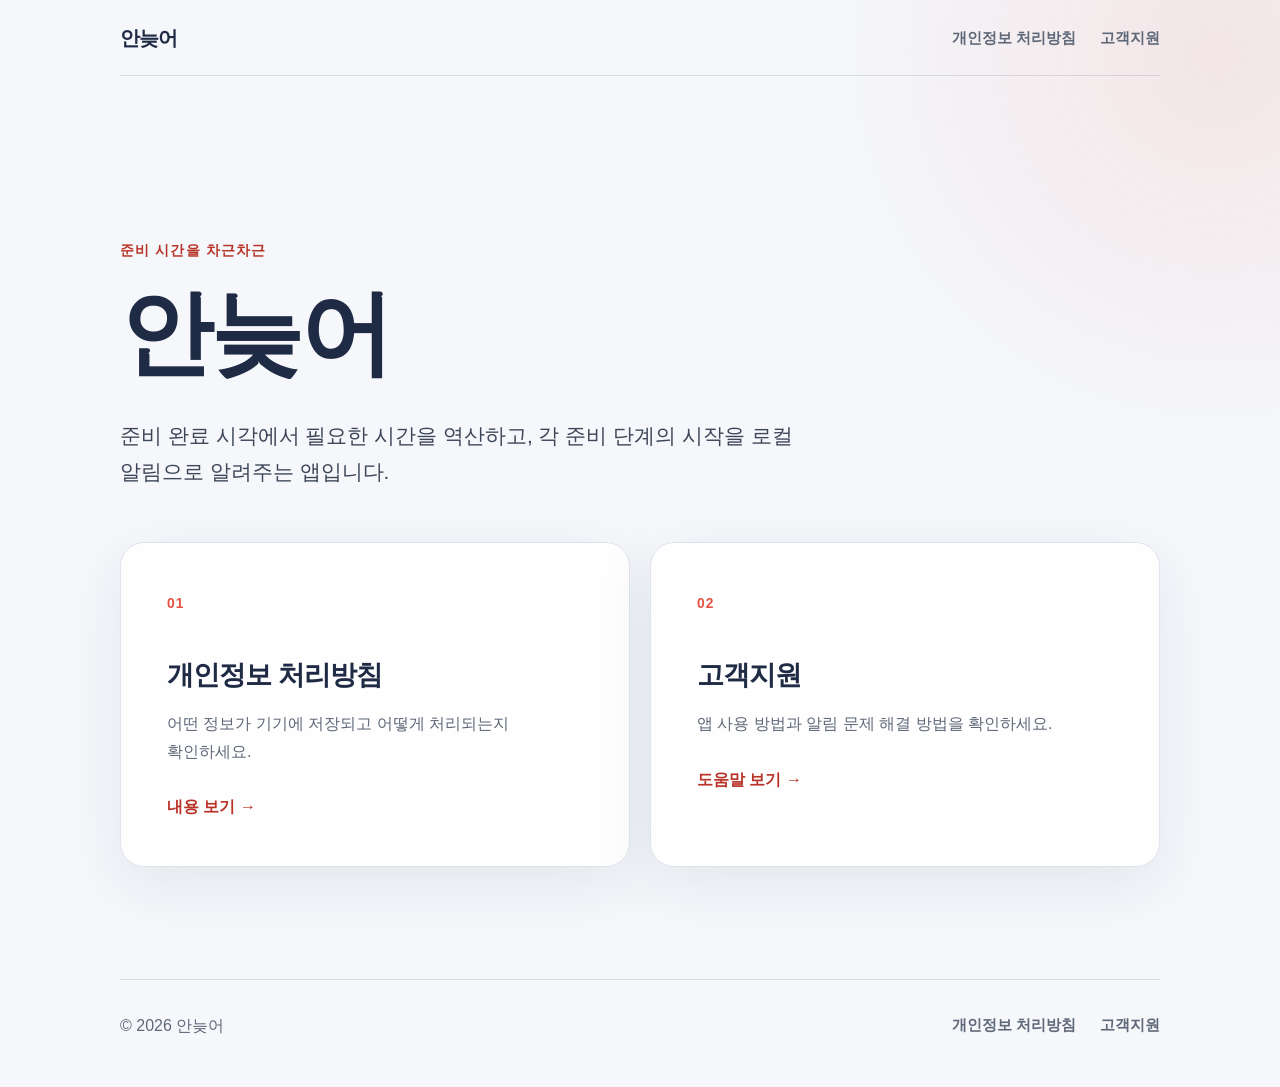
<file: index.html>
<!doctype html>
<html lang="ko">
<head>
  <meta charset="utf-8">
  <meta name="viewport" content="width=device-width, initial-scale=1">
  <meta name="description" content="안늦어 앱의 개인정보 처리방침과 고객지원 안내입니다.">
  <title>안늦어 | 개인정보 처리방침 및 고객지원</title>
  <link rel="stylesheet" href="assets/style.css">
</head>
<body>
  <header class="site-header">
    <a class="brand" href="./" aria-label="안늦어 홈">안늦어</a>
    <nav aria-label="주요 메뉴">
      <a href="privacy-policy/">개인정보 처리방침</a>
      <a href="support/">고객지원</a>
    </nav>
  </header>

  <main>
    <section class="hero">
      <p class="eyebrow">준비 시간을 차근차근</p>
      <h1>안늦어</h1>
      <p class="lead">준비 완료 시각에서 필요한 시간을 역산하고, 각 준비 단계의 시작을 로컬 알림으로 알려주는 앱입니다.</p>
    </section>

    <section class="link-grid" aria-label="안내 페이지">
      <a class="card" href="privacy-policy/">
        <span class="card-number">01</span>
        <h2>개인정보 처리방침</h2>
        <p>어떤 정보가 기기에 저장되고 어떻게 처리되는지 확인하세요.</p>
        <span class="card-link">내용 보기 <span aria-hidden="true">→</span></span>
      </a>
      <a class="card" href="support/">
        <span class="card-number">02</span>
        <h2>고객지원</h2>
        <p>앱 사용 방법과 알림 문제 해결 방법을 확인하세요.</p>
        <span class="card-link">도움말 보기 <span aria-hidden="true">→</span></span>
      </a>
    </section>
  </main>

  <footer>
    <p>© 2026 안늦어</p>
    <div>
      <a href="privacy-policy/">개인정보 처리방침</a>
      <a href="support/">고객지원</a>
    </div>
  </footer>
</body>
</html>
</file>
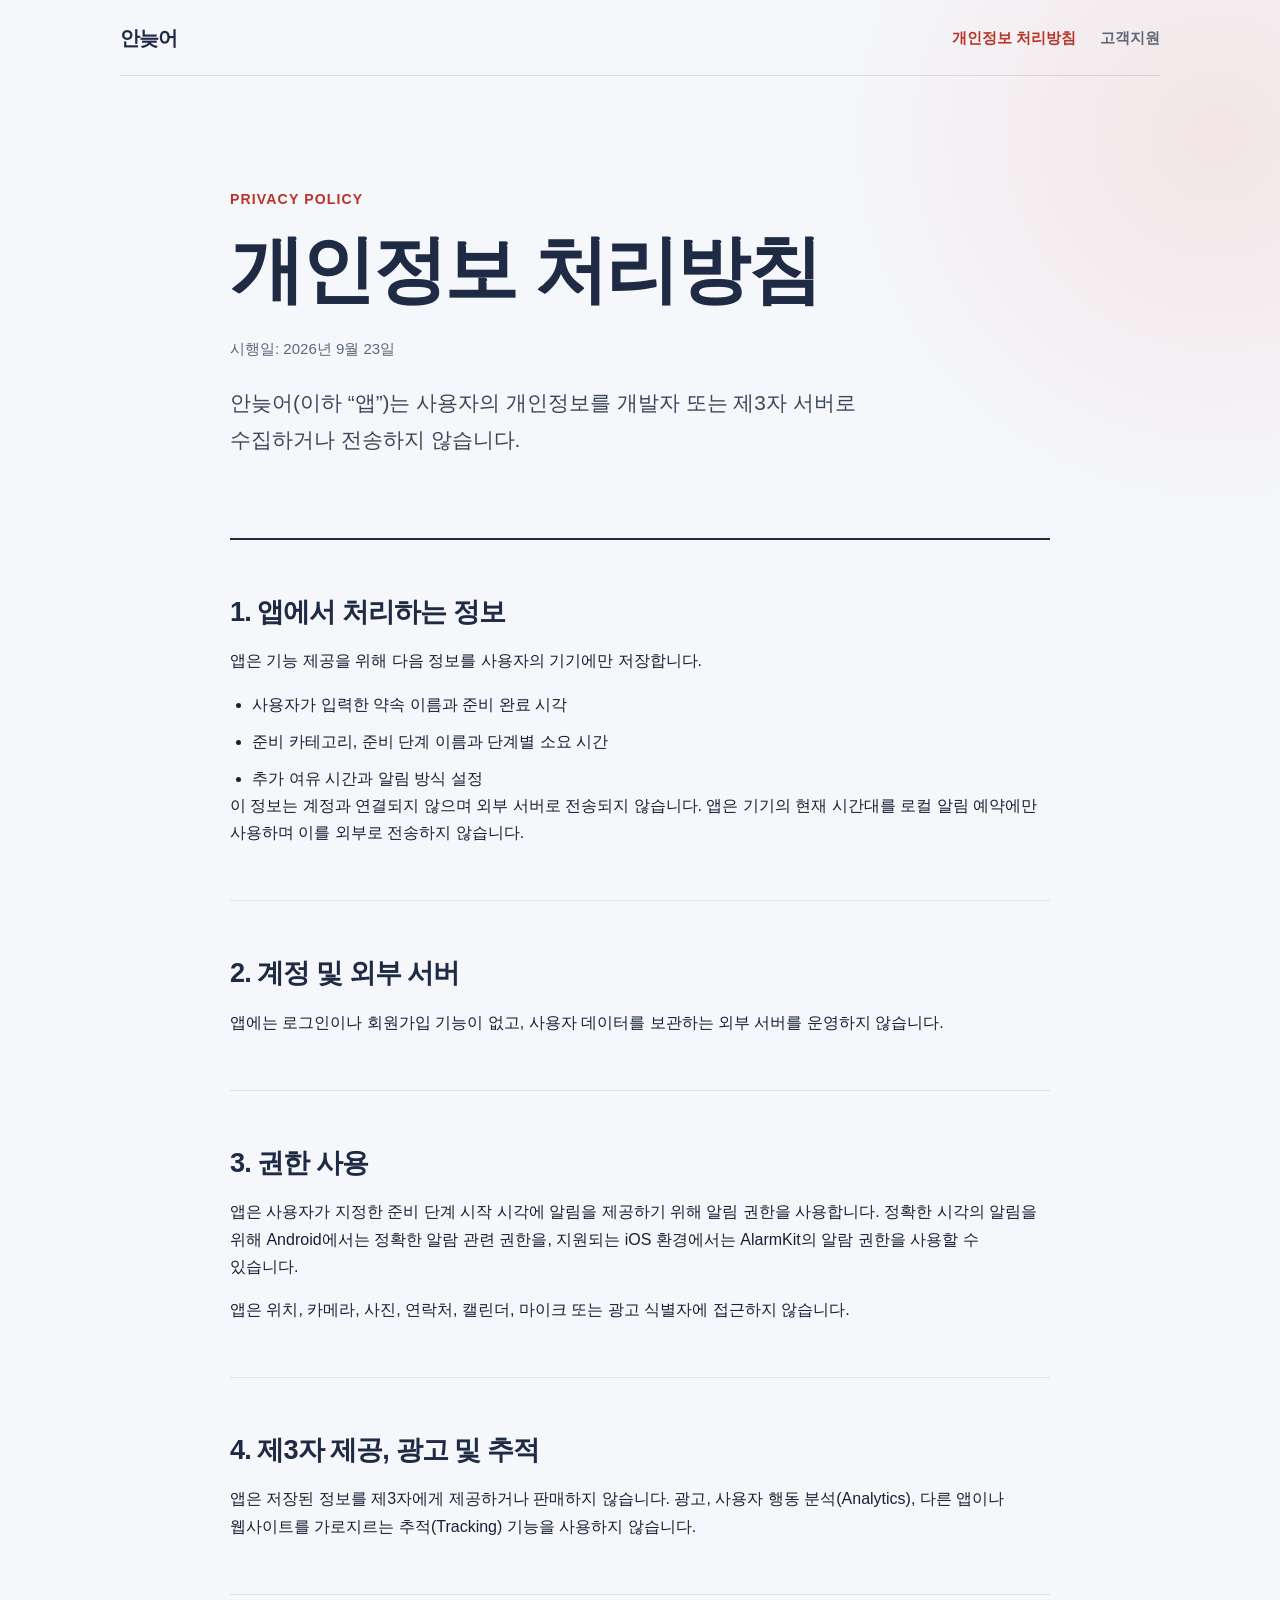
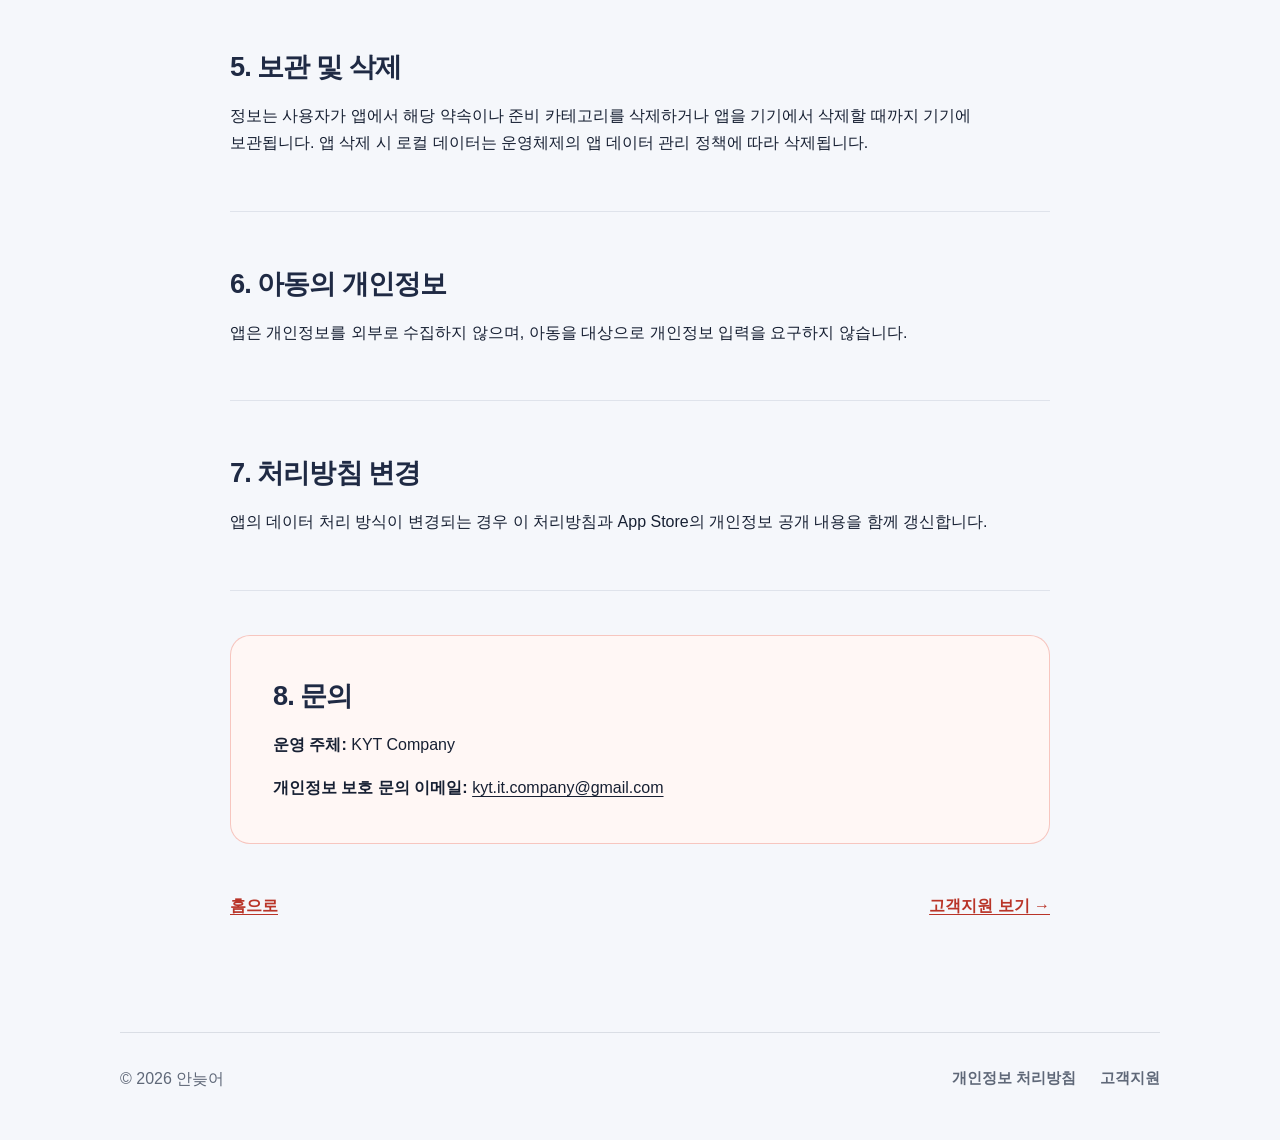
<file: privacy-policy/index.html>
<!doctype html>
<html lang="ko">
<head>
  <meta charset="utf-8">
  <meta name="viewport" content="width=device-width, initial-scale=1">
  <meta name="description" content="안늦어 앱 개인정보 처리방침입니다.">
  <title>개인정보 처리방침 | 안늦어</title>
  <link rel="stylesheet" href="../assets/style.css">
</head>
<body>
  <header class="site-header">
    <a class="brand" href="../" aria-label="안늦어 홈">안늦어</a>
    <nav aria-label="주요 메뉴">
      <a href="./" aria-current="page">개인정보 처리방침</a>
      <a href="../support/">고객지원</a>
    </nav>
  </header>

  <main class="document">
    <header class="document-header">
      <p class="eyebrow">Privacy Policy</p>
      <h1>개인정보 처리방침</h1>
      <p class="effective-date">시행일: 2026년 9월 23일</p>
      <p class="lead">안늦어(이하 “앱”)는 사용자의 개인정보를 개발자 또는 제3자 서버로 수집하거나 전송하지 않습니다.</p>
    </header>

    <article>
      <section>
        <h2>1. 앱에서 처리하는 정보</h2>
        <p>앱은 기능 제공을 위해 다음 정보를 사용자의 기기에만 저장합니다.</p>
        <ul>
          <li>사용자가 입력한 약속 이름과 준비 완료 시각</li>
          <li>준비 카테고리, 준비 단계 이름과 단계별 소요 시간</li>
          <li>추가 여유 시간과 알림 방식 설정</li>
        </ul>
        <p>이 정보는 계정과 연결되지 않으며 외부 서버로 전송되지 않습니다. 앱은 기기의 현재 시간대를 로컬 알림 예약에만 사용하며 이를 외부로 전송하지 않습니다.</p>
      </section>

      <section>
        <h2>2. 계정 및 외부 서버</h2>
        <p>앱에는 로그인이나 회원가입 기능이 없고, 사용자 데이터를 보관하는 외부 서버를 운영하지 않습니다.</p>
      </section>

      <section>
        <h2>3. 권한 사용</h2>
        <p>앱은 사용자가 지정한 준비 단계 시작 시각에 알림을 제공하기 위해 알림 권한을 사용합니다. 정확한 시각의 알림을 위해 Android에서는 정확한 알람 관련 권한을, 지원되는 iOS 환경에서는 AlarmKit의 알람 권한을 사용할 수 있습니다.</p>
        <p>앱은 위치, 카메라, 사진, 연락처, 캘린더, 마이크 또는 광고 식별자에 접근하지 않습니다.</p>
      </section>

      <section>
        <h2>4. 제3자 제공, 광고 및 추적</h2>
        <p>앱은 저장된 정보를 제3자에게 제공하거나 판매하지 않습니다. 광고, 사용자 행동 분석(Analytics), 다른 앱이나 웹사이트를 가로지르는 추적(Tracking) 기능을 사용하지 않습니다.</p>
      </section>

      <section>
        <h2>5. 보관 및 삭제</h2>
        <p>정보는 사용자가 앱에서 해당 약속이나 준비 카테고리를 삭제하거나 앱을 기기에서 삭제할 때까지 기기에 보관됩니다. 앱 삭제 시 로컬 데이터는 운영체제의 앱 데이터 관리 정책에 따라 삭제됩니다.</p>
      </section>

      <section>
        <h2>6. 아동의 개인정보</h2>
        <p>앱은 개인정보를 외부로 수집하지 않으며, 아동을 대상으로 개인정보 입력을 요구하지 않습니다.</p>
      </section>

      <section>
        <h2>7. 처리방침 변경</h2>
        <p>앱의 데이터 처리 방식이 변경되는 경우 이 처리방침과 App Store의 개인정보 공개 내용을 함께 갱신합니다.</p>
      </section>

      <section class="contact-panel">
        <h2>8. 문의</h2>
        <p><strong>운영 주체:</strong> KYT Company</p>
        <p><strong>개인정보 보호 문의 이메일:</strong> <a href="mailto:kyt.it.company@gmail.com">kyt.it.company@gmail.com</a></p>
      </section>
    </article>

    <nav class="related-links" aria-label="관련 안내">
      <a href="../">홈으로</a>
      <a href="../support/">고객지원 보기 <span aria-hidden="true">→</span></a>
    </nav>
  </main>

  <footer>
    <p>© 2026 안늦어</p>
    <div>
      <a href="./">개인정보 처리방침</a>
      <a href="../support/">고객지원</a>
    </div>
  </footer>
</body>
</html>
</file>
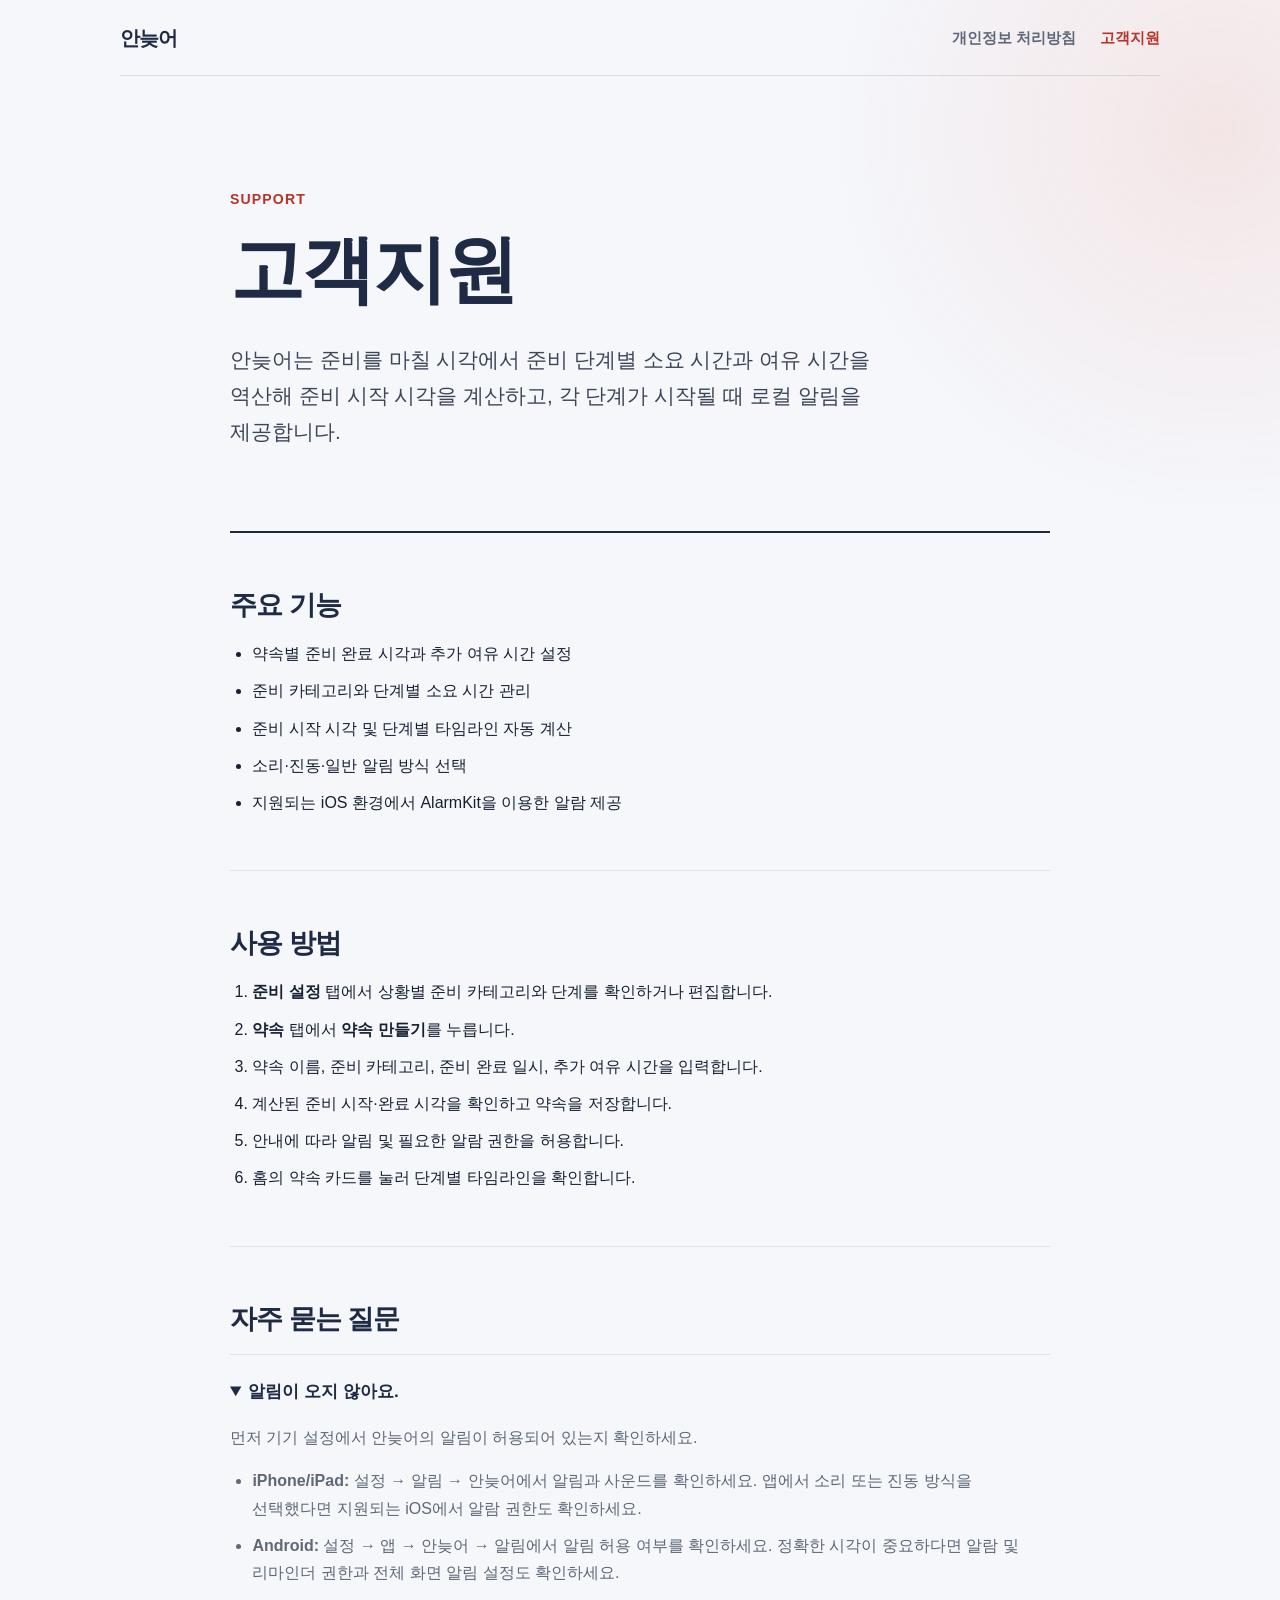
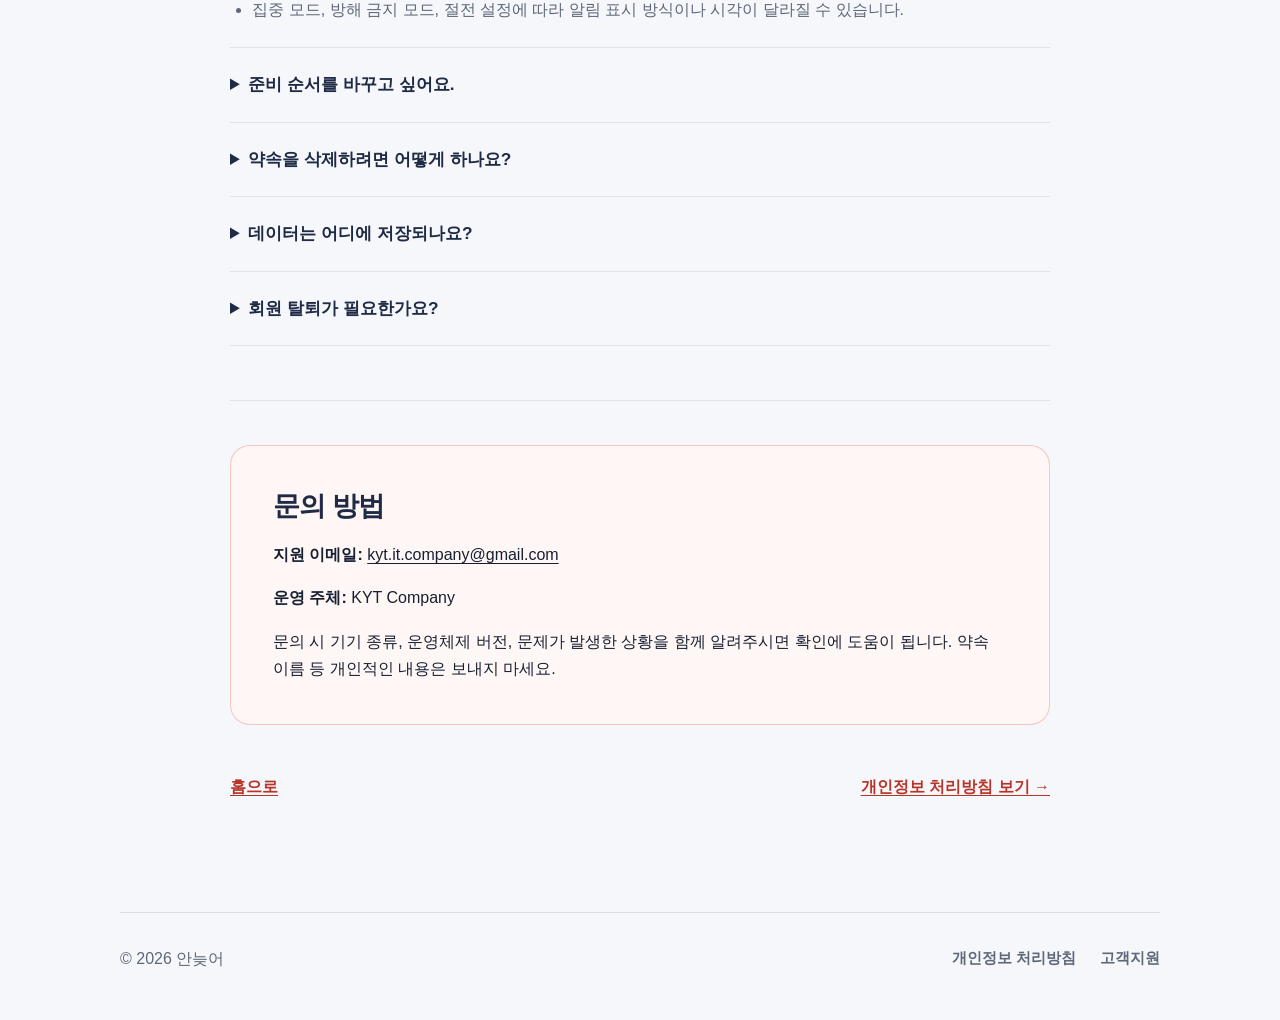
<file: support/index.html>
<!doctype html>
<html lang="ko">
<head>
  <meta charset="utf-8">
  <meta name="viewport" content="width=device-width, initial-scale=1">
  <meta name="description" content="안늦어 앱 사용 방법과 문제 해결 안내입니다.">
  <title>고객지원 | 안늦어</title>
  <link rel="stylesheet" href="../assets/style.css">
</head>
<body>
  <header class="site-header">
    <a class="brand" href="../" aria-label="안늦어 홈">안늦어</a>
    <nav aria-label="주요 메뉴">
      <a href="../privacy-policy/">개인정보 처리방침</a>
      <a href="./" aria-current="page">고객지원</a>
    </nav>
  </header>

  <main class="document">
    <header class="document-header">
      <p class="eyebrow">Support</p>
      <h1>고객지원</h1>
      <p class="lead">안늦어는 준비를 마칠 시각에서 준비 단계별 소요 시간과 여유 시간을 역산해 준비 시작 시각을 계산하고, 각 단계가 시작될 때 로컬 알림을 제공합니다.</p>
    </header>

    <article>
      <section>
        <h2>주요 기능</h2>
        <ul>
          <li>약속별 준비 완료 시각과 추가 여유 시간 설정</li>
          <li>준비 카테고리와 단계별 소요 시간 관리</li>
          <li>준비 시작 시각 및 단계별 타임라인 자동 계산</li>
          <li>소리·진동·일반 알림 방식 선택</li>
          <li>지원되는 iOS 환경에서 AlarmKit을 이용한 알람 제공</li>
        </ul>
      </section>

      <section>
        <h2>사용 방법</h2>
        <ol>
          <li><strong>준비 설정</strong> 탭에서 상황별 준비 카테고리와 단계를 확인하거나 편집합니다.</li>
          <li><strong>약속</strong> 탭에서 <strong>약속 만들기</strong>를 누릅니다.</li>
          <li>약속 이름, 준비 카테고리, 준비 완료 일시, 추가 여유 시간을 입력합니다.</li>
          <li>계산된 준비 시작·완료 시각을 확인하고 약속을 저장합니다.</li>
          <li>안내에 따라 알림 및 필요한 알람 권한을 허용합니다.</li>
          <li>홈의 약속 카드를 눌러 단계별 타임라인을 확인합니다.</li>
        </ol>
      </section>

      <section>
        <h2>자주 묻는 질문</h2>
        <div class="faq-list">
          <details open>
            <summary>알림이 오지 않아요.</summary>
            <div>
              <p>먼저 기기 설정에서 안늦어의 알림이 허용되어 있는지 확인하세요.</p>
              <ul>
                <li><strong>iPhone/iPad:</strong> 설정 → 알림 → 안늦어에서 알림과 사운드를 확인하세요. 앱에서 소리 또는 진동 방식을 선택했다면 지원되는 iOS에서 알람 권한도 확인하세요.</li>
                <li><strong>Android:</strong> 설정 → 앱 → 안늦어 → 알림에서 알림 허용 여부를 확인하세요. 정확한 시각이 중요하다면 알람 및 리마인더 권한과 전체 화면 알림 설정도 확인하세요.</li>
                <li>집중 모드, 방해 금지 모드, 절전 설정에 따라 알림 표시 방식이나 시각이 달라질 수 있습니다.</li>
              </ul>
            </div>
          </details>
          <details>
            <summary>준비 순서를 바꾸고 싶어요.</summary>
            <p><strong>준비 설정</strong> 탭에서 단계 왼쪽의 이동 핸들을 끌어 순서를 바꿀 수 있습니다. 단계를 누르면 이름과 시간을 수정할 수 있습니다.</p>
          </details>
          <details>
            <summary>약속을 삭제하려면 어떻게 하나요?</summary>
            <p>홈의 약속 카드를 왼쪽으로 밀고 삭제를 확인하세요. 예약된 해당 약속 알림도 함께 취소됩니다.</p>
          </details>
          <details>
            <summary>데이터는 어디에 저장되나요?</summary>
            <p>약속, 준비 단계와 카테고리, 알림 설정은 사용자의 기기에만 저장됩니다. 로그인이나 외부 서버 전송은 없습니다.</p>
          </details>
          <details>
            <summary>회원 탈퇴가 필요한가요?</summary>
            <p>로그인과 회원가입 기능이 없어 별도 탈퇴 절차가 없습니다. 약속과 준비 카테고리는 앱에서 삭제할 수 있으며, 전체 로컬 데이터는 앱 삭제로 제거할 수 있습니다.</p>
          </details>
        </div>
      </section>

      <section class="contact-panel">
        <h2>문의 방법</h2>
        <p><strong>지원 이메일:</strong> <a href="mailto:kyt.it.company@gmail.com">kyt.it.company@gmail.com</a></p>
        <p><strong>운영 주체:</strong> KYT Company</p>
        <p>문의 시 기기 종류, 운영체제 버전, 문제가 발생한 상황을 함께 알려주시면 확인에 도움이 됩니다. 약속 이름 등 개인적인 내용은 보내지 마세요.</p>
      </section>
    </article>

    <nav class="related-links" aria-label="관련 안내">
      <a href="../">홈으로</a>
      <a href="../privacy-policy/">개인정보 처리방침 보기 <span aria-hidden="true">→</span></a>
    </nav>
  </main>

  <footer>
    <p>© 2026 안늦어</p>
    <div>
      <a href="../privacy-policy/">개인정보 처리방침</a>
      <a href="./">고객지원</a>
    </div>
  </footer>
</body>
</html>
</file>
<file: assets/style.css>
:root {
  color-scheme: light;
  --ink: #172033;
  --muted: #5f6878;
  --line: #dfe3eb;
  --paper: #ffffff;
  --soft: #f5f7fb;
  --accent: #e55342;
  --accent-dark: #b93428;
  --navy: #1f2a44;
  font-family: -apple-system, BlinkMacSystemFont, "Apple SD Gothic Neo", "Noto Sans KR", "Malgun Gothic", sans-serif;
}

* {
  box-sizing: border-box;
}

html {
  background: var(--soft);
  color: var(--ink);
  font-size: 16px;
  line-height: 1.7;
  -webkit-text-size-adjust: 100%;
}

body {
  margin: 0;
  min-width: 320px;
  background:
    radial-gradient(circle at 95% 5%, rgba(229, 83, 66, 0.11), transparent 24rem),
    var(--soft);
}

a {
  color: inherit;
  text-underline-offset: 0.2em;
}

a:focus-visible,
summary:focus-visible {
  outline: 3px solid rgba(229, 83, 66, 0.45);
  outline-offset: 4px;
  border-radius: 4px;
}

.site-header,
main,
footer {
  width: min(100% - 40px, 1040px);
  margin-inline: auto;
}

.site-header {
  min-height: 76px;
  display: flex;
  align-items: center;
  justify-content: space-between;
  gap: 24px;
  border-bottom: 1px solid rgba(31, 42, 68, 0.12);
}

.brand {
  color: var(--navy);
  font-size: 1.25rem;
  font-weight: 850;
  letter-spacing: -0.04em;
  text-decoration: none;
}

.site-header nav,
footer div {
  display: flex;
  flex-wrap: wrap;
  gap: 10px 24px;
}

.site-header nav a,
footer a {
  color: var(--muted);
  font-size: 0.94rem;
  font-weight: 650;
  text-decoration: none;
}

.site-header nav a:hover,
.site-header nav a[aria-current="page"],
footer a:hover {
  color: var(--accent-dark);
}

main {
  padding-block: clamp(56px, 9vw, 112px);
}

.hero {
  max-width: 760px;
  padding-block: clamp(28px, 4vw, 56px);
}

.eyebrow {
  margin: 0 0 10px;
  color: var(--accent-dark);
  font-size: 0.88rem;
  font-weight: 800;
  letter-spacing: 0.08em;
  text-transform: uppercase;
}

h1,
h2 {
  color: var(--navy);
  line-height: 1.3;
  letter-spacing: -0.035em;
}

h1 {
  margin: 0;
  font-size: clamp(2.6rem, 9vw, 5.8rem);
  font-weight: 900;
}

.document h1 {
  font-size: clamp(2.2rem, 7vw, 4.6rem);
}

h2 {
  margin: 0 0 18px;
  font-size: clamp(1.3rem, 3vw, 1.7rem);
}

p,
li {
  word-break: keep-all;
  overflow-wrap: anywhere;
}

.lead {
  max-width: 700px;
  margin: 24px 0 0;
  color: #3d4658;
  font-size: clamp(1.08rem, 2.5vw, 1.3rem);
  line-height: 1.75;
}

.link-grid {
  display: grid;
  grid-template-columns: repeat(2, minmax(0, 1fr));
  gap: 20px;
}

.card {
  position: relative;
  min-height: 290px;
  padding: clamp(28px, 5vw, 46px);
  border: 1px solid var(--line);
  border-radius: 24px;
  background: rgba(255, 255, 255, 0.9);
  box-shadow: 0 18px 60px rgba(31, 42, 68, 0.08);
  text-decoration: none;
  transition: transform 160ms ease, border-color 160ms ease;
}

.card:hover {
  transform: translateY(-3px);
  border-color: rgba(229, 83, 66, 0.5);
}

.card-number {
  display: inline-block;
  margin-bottom: 42px;
  color: var(--accent);
  font-size: 0.86rem;
  font-weight: 850;
  letter-spacing: 0.08em;
}

.card p {
  margin: 0;
  color: var(--muted);
}

.card-link {
  display: inline-block;
  margin-top: 28px;
  color: var(--accent-dark);
  font-weight: 800;
}

.document {
  max-width: 820px;
}

.document-header {
  padding-bottom: clamp(44px, 8vw, 80px);
  border-bottom: 2px solid var(--navy);
}

.effective-date {
  margin: 18px 0 0;
  color: var(--muted);
  font-size: 0.94rem;
}

article > section {
  padding-block: clamp(34px, 6vw, 54px);
  border-bottom: 1px solid var(--line);
}

article p {
  margin: 0 0 16px;
}

article p:last-child {
  margin-bottom: 0;
}

ul,
ol {
  margin: 16px 0 0;
  padding-left: 1.4em;
}

li + li {
  margin-top: 10px;
}

.contact-panel {
  margin-top: 44px;
  padding: clamp(28px, 5vw, 42px);
  border: 1px solid rgba(229, 83, 66, 0.3);
  border-radius: 20px;
  background: #fff7f5;
}

.faq-list {
  border-top: 1px solid var(--line);
}

details {
  border-bottom: 1px solid var(--line);
}

summary {
  cursor: pointer;
  padding: 22px 0;
  color: var(--navy);
  font-size: 1.08rem;
  font-weight: 800;
}

details > p,
details > div {
  margin: -4px 0 24px;
  color: var(--muted);
}

.related-links {
  display: flex;
  justify-content: space-between;
  gap: 24px;
  padding-top: 48px;
}

.related-links a {
  color: var(--accent-dark);
  font-weight: 800;
}

footer {
  display: flex;
  justify-content: space-between;
  gap: 24px;
  padding-block: 32px 48px;
  border-top: 1px solid rgba(31, 42, 68, 0.12);
  color: var(--muted);
}

footer p {
  margin: 0;
}

@media (max-width: 680px) {
  .site-header {
    align-items: flex-start;
    flex-direction: column;
    padding-block: 20px;
  }

  .site-header nav {
    gap: 8px 18px;
  }

  main {
    padding-block: 46px 72px;
  }

  .link-grid {
    grid-template-columns: 1fr;
  }

  .card {
    min-height: 240px;
  }

  .related-links,
  footer {
    align-items: flex-start;
    flex-direction: column;
  }
}

@media (prefers-reduced-motion: reduce) {
  * {
    scroll-behavior: auto !important;
    transition: none !important;
  }
}
</file>
